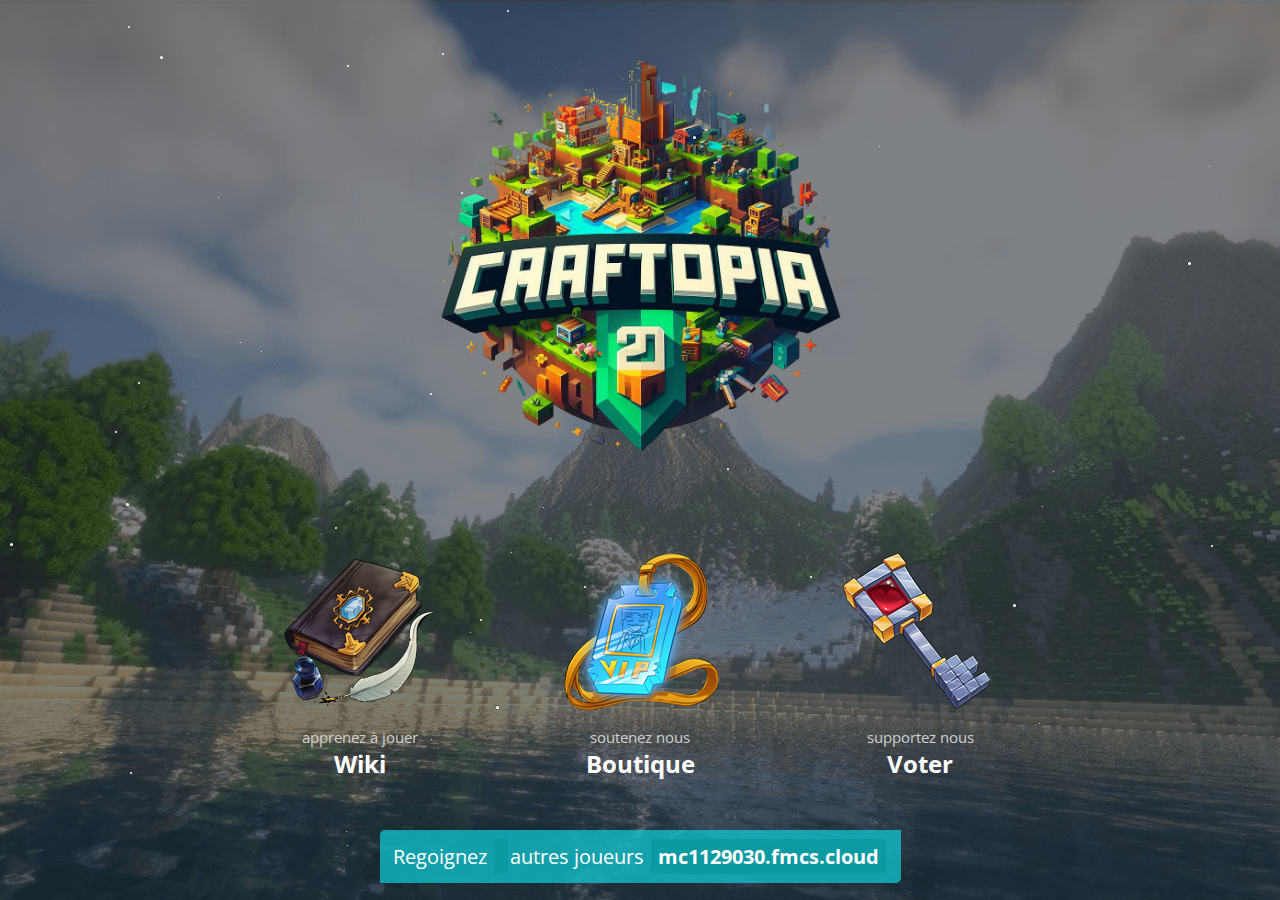
<file: index.html>
<!-- Proudly coded by Billy (https://bybilly.uk) -->
<!-- Version: 1.9.2 -->

<!DOCTYPE html>
<html>
<head>
	<!-- Info meta tags, important for social media + SEO -->
	<title>Craftopia - Site Officiel</title>
	<meta name="description" content="Craftopia est un super Serveur Minecraft Survie, connectez vous en 1.20.2 avec l'ip 'mc1129030.fmcs.cloud'.">
	<meta property="og:title" content="Craftopia - Site Officiel">
	<meta property="og:site_name" content="Craftopia">
	<meta property="og:description" content="Craftopia est un super Serveur Minecraft Survie, connectez vous en 1.20.2 avec l'ip 'mc1129030.fmcs.cloud'.">
	<meta property="og:image" content="https://bybilly.uk/portal/img/minecraft.jpg">
	<meta property="og:url" content="https://bybilly.uk/">
	<meta name="twitter:card" content="summary_large_image">

	<meta name="viewport" content="width=device-width, initial-scale=1.0">
	<meta charset="utf-8">
	<link rel="shortcut icon" type="image/png" href="img/logo.ico"/>
	<link rel="preconnect" href="https://fonts.googleapis.com">
	<link rel="preconnect" href="https://fonts.gstatic.com" crossorigin>
	<link href="https://fonts.googleapis.com/css2?family=Open+Sans:wght@400;700&display=swap" rel="stylesheet">
	<link rel="stylesheet" href="css/stylesheet.css">
	<script async src="https://pagead2.googlesyndication.com/pagead/js/adsbygoogle.js?client=ca-pub-6310403411998518" crossorigin="anonymous"></script>
</head>
<body>
	<div class="container">
		<div class="logo">
			<!-- In the img folder, upload your logo -->
			<!-- Make sure you name it 'logo.png' or update the code below -->
			<img src="img/logo.png" alt="MyServer logo">
		</div>

		<div class="items">
			<!-- Replace # with your forum URL-->
			<a href="wiki/wiki.html" class="item forums">
			<div>
				<img src="img/forums.png" alt="Minecraft forums icon" class="img">
				<p class="subtitle">apprenez à jouer</p>
				<p class="title">Wiki</p>
			</div>
			</a>

			<!-- Replace # with your store URL -->
			<a href="https://craftoshop.tebex.io/" class="item store">
			<div>
				<img src="img/store.png" alt="Minecraft store icon" class="img">
				<p class="subtitle">soutenez nous</p>
				<p class="title">Boutique</p>
			</div>
			</a>

			<!-- Replace # with your vote URL -->
			<a href="https://serveur-prive.net/minecraft/craftopiamc/vote" class="item vote">
			<div>
				<img src="img/vote.png" alt="Minecraft voting icon" class="img">
				<p class="subtitle">supportez nous</p>
				<p class="title">Voter</p>
			</div>
			</a>

		</div>

		<div class="playercount">
			<!-- Replace play.cubecraft.net with your server IP address -->
			<!-- Do it on both line 66 and line 67 -->
			<!-- Please set both your IP and port -->
			<p>Regoignez <span class="sip" data-ip="mc1129030.fmcs.cloud" data-port="25565">
			</span> autres joueurs <span class="ip">mc1129030.fmcs.cloud</span></p>
		</div>
	</div>

	<script src="https://ajax.googleapis.com/ajax/libs/jquery/3.6.0/jquery.min.js"></script>
	<script src="js/firefly.js" type="text/javascript"></script>
	<script src="js/main.js" type="text/javascript"></script>
</body>
</html>
</file>
<file: css/stylesheet.css>
body {
	/*Want to change background image?*/
	/*Upload a new one to the img folder.*/
	/*Make sure you name it 'minecraft.jpg'*/
	background: linear-gradient(rgba(20, 26, 35,0.55),rgba(20, 26, 35, 0.55)),
				url("../img/minecraft.jpg") no-repeat center center fixed;
	background-size: cover;
	font-family: "Open Sans", Helvetica;
	margin: 0;
	position: relative;
}

html, body {
	width: 100vw;
	height: 100vh;
	overflow-x: hidden;
	display: -webkit-box;
	display: -ms-flexbox;
	display: flex;
	-webkit-box-pack: center;
	    -ms-flex-pack: center;
	        justify-content: center;
	-webkit-box-align: center;
	    -ms-flex-align: center;
	        align-items: center;
}

a {
	text-decoration: none;
}

p {
	margin: 0;
	padding: 3px;
}

.container {
	text-align: center;
}

.logo img {
	width: 225px; /* Change image size for mobile */
	-webkit-animation-name: logo;
	        animation-name: logo;
	-webkit-animation-duration: 5s;
	        animation-duration: 5s;
	-webkit-animation-iteration-count: infinite;
	        animation-iteration-count: infinite;
	-webkit-animation-timing-function: ease-in-out;
	        animation-timing-function: ease-in-out;
}


@-webkit-keyframes logo {
	0% {
		-webkit-transform: scale(1);
		        transform: scale(1);
	}
	50% {
		-webkit-transform: scale(1.07);
		        transform: scale(1.07);
	}
	100% {
		-webkit-transform: scale(1);
		        transform: scale(1);
	}
}

@keyframes logo {
	0% {
		-webkit-transform: scale(1);
		        transform: scale(1);
	}
	50% {
		-webkit-transform: scale(1.07);
		        transform: scale(1.07);
	}
	100% {
		-webkit-transform: scale(1);
		        transform: scale(1);
	}
}

.playercount {
	display: inline-block;
	margin: 20px 15px 0 15px;
	padding: 2px 0;
	background-color: rgba(15, 199, 209, 0.75);
	font-size: 1em;
	color: white;
	text-align: center;
	border-radius: 5px 0 5px 0;
	line-height: 27px;
}

.playercount > p > span {
	font-weight: bold;
	padding: 1px 4px;
	border-radius: 3px;
	background: rgba(9, 150, 158, 0.7);
	margin: 0 2px;
}

.extrapad {
	padding: 0;
}

.ip {
	cursor: pointer;
}

.items {
	display: -webkit-box;
	display: -ms-flexbox;
	display: flex;
	-ms-flex-pack: distribute;
	    justify-content: space-around;
	-ms-flex-preferred-size: 100px;
	    flex-basis: 100px;
	padding: 18px 0 10px 0;

}

.item img {
	-webkit-transition: all 0.2s ease;
	-o-transition: all 0.2s ease;
	transition: all 0.2s ease;
	margin-bottom: 7px;
}

.item img:hover {
	-webkit-transform:scale(1.1);
	    -ms-transform:scale(1.1);
	        transform:scale(1.1);
}

.img {
	width: 80%;
}

.title {
	font-weight: bold;
	font-size: 17px;
	color: white;
}

.subtitle {
	color: #cfcfcf;
	font-size: 12px;
}

.title,
.subtitle {
	margin: 0;
	padding: 0;
}


@media(min-width: 400px) {
	.logo img {
		width: 280px; /* Change image size for mid sized devices */
	}

	.playercount {
		margin-top: 30px;
		padding: 5px;
	}

	.playercount > p > span {
		padding: 2px 7px;
	}
}

@media(min-width: 1250px) {
	.title {
		font-size: 24px;
	}

	.subtitle {
		font-size: 15px;
	}

	.logo img {
		width: 470px; /* Change image size for desktop */
	}

	.logo {
		margin-bottom: 28px;
	}
	.img {
		width: 100%;
	}
	.items {
		padding: 30px 0 20px 0;
	}
	.playercount {
		font-size: 1.22em;
		padding: 10px;
	}

	.extrapad {
		padding: 0 42.5px;
	}

	.playercount > p > span {
		padding: 4px 7px;
	}
}

@media(min-width: 1000px) {
	.items {
		-webkit-box-pack: center;
		    -ms-flex-pack: center;
		        justify-content: center;
	}

	.item:not(:first-child) {
		margin-left: 90px;
	}
}
</file>
